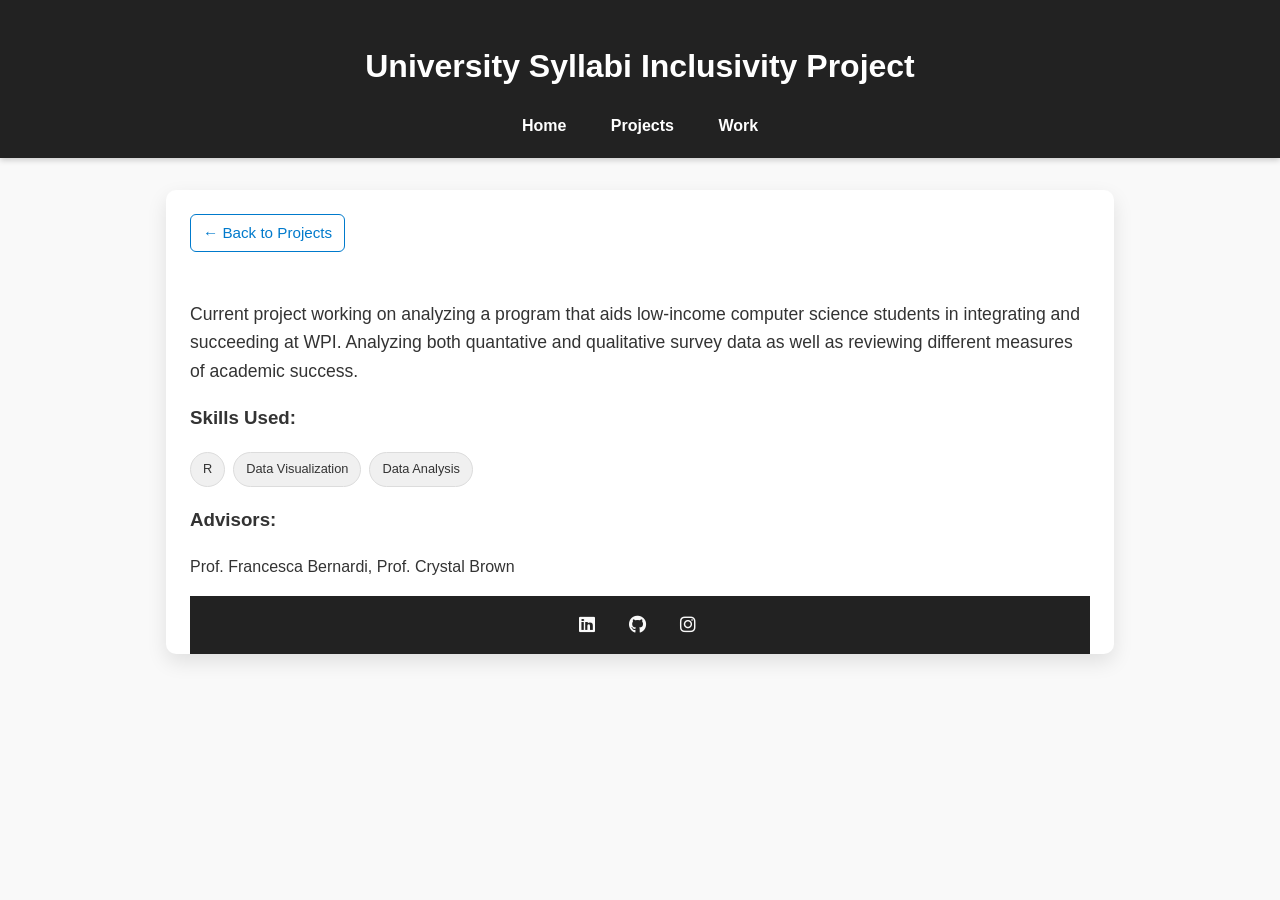
<file: low-income.html>
<!DOCTYPE html>
<html lang="en">
    <head>
        <meta charset="UTF-8" />
        <meta name="viewport" content="width=device-width, initial-scale=1.0" />
        <title>Student Portfolio</title>
        <link rel="stylesheet" href="styles.css" />
        <link
        rel="stylesheet"
        href="https://cdnjs.cloudflare.com/ajax/libs/font-awesome/6.5.0/css/all.min.css"
      />
      </head>
<body>
  <!-- Header with Navigation -->
  <header>
    <h1>University Syllabi Inclusivity Project</h1>
    <nav>
      <a href="index.html">Home</a>
      <a href="projects.html">Projects</a>
      <a href="work.html">Work</a>
    </nav>
  </header>

  <main class="container">
    <!-- Back Button -->
    <div style="margin-bottom: 1.5rem;">
      <a href="projects.html" class="back-button">← Back to Projects</a>
    </div>

    <!-- Main Project Description -->
    <section class="project-description">
      <p>
        Current project working on analyzing a program that aids low-income computer science students in integrating and succeeding at WPI. 
        Analyzing both quantative and qualitative survey data as well as reviewing different measures of academic success.
      </p>
    </section>

    <!-- Skills Used -->
    <section class="project-tags-section">
      <h3>Skills Used:</h3>
      <div class="project-tags">
        <span>R</span>
        <span>Data Visualization</span>
        <span>Data Analysis</span>
      </div>
    </section>

    <!-- Advisors -->
    <section class="project-advisors-section">
      <h3>Advisors:</h3>
      <p>Prof. Francesca Bernardi, Prof. Crystal Brown</p>
    </section>


  <!-- Footer with Social Media Links -->
  <footer>
    <div class="social-links" aria-label="Social media links" role="contentinfo">
      <a href="https://www.linkedin.com/in/anthony-coutts-3626a2279/" target="_blank" rel="noopener noreferrer" aria-label="LinkedIn">
        <i class="fab fa-linkedin fa-lg"></i>
      </a>
      <a href="https://github.com/anthonyrcoutts" target="_blank" rel="noopener noreferrer" aria-label="GitHub">
        <i class="fab fa-github fa-lg"></i>
      </a>
      <a href="https://instagram.com/anthony_coutts" target="_blank" rel="noopener noreferrer" aria-label="Instagram">
        <i class="fab fa-instagram fa-lg"></i>
      </a>
    </div>
  </footer>



</body>
</html>
</file>
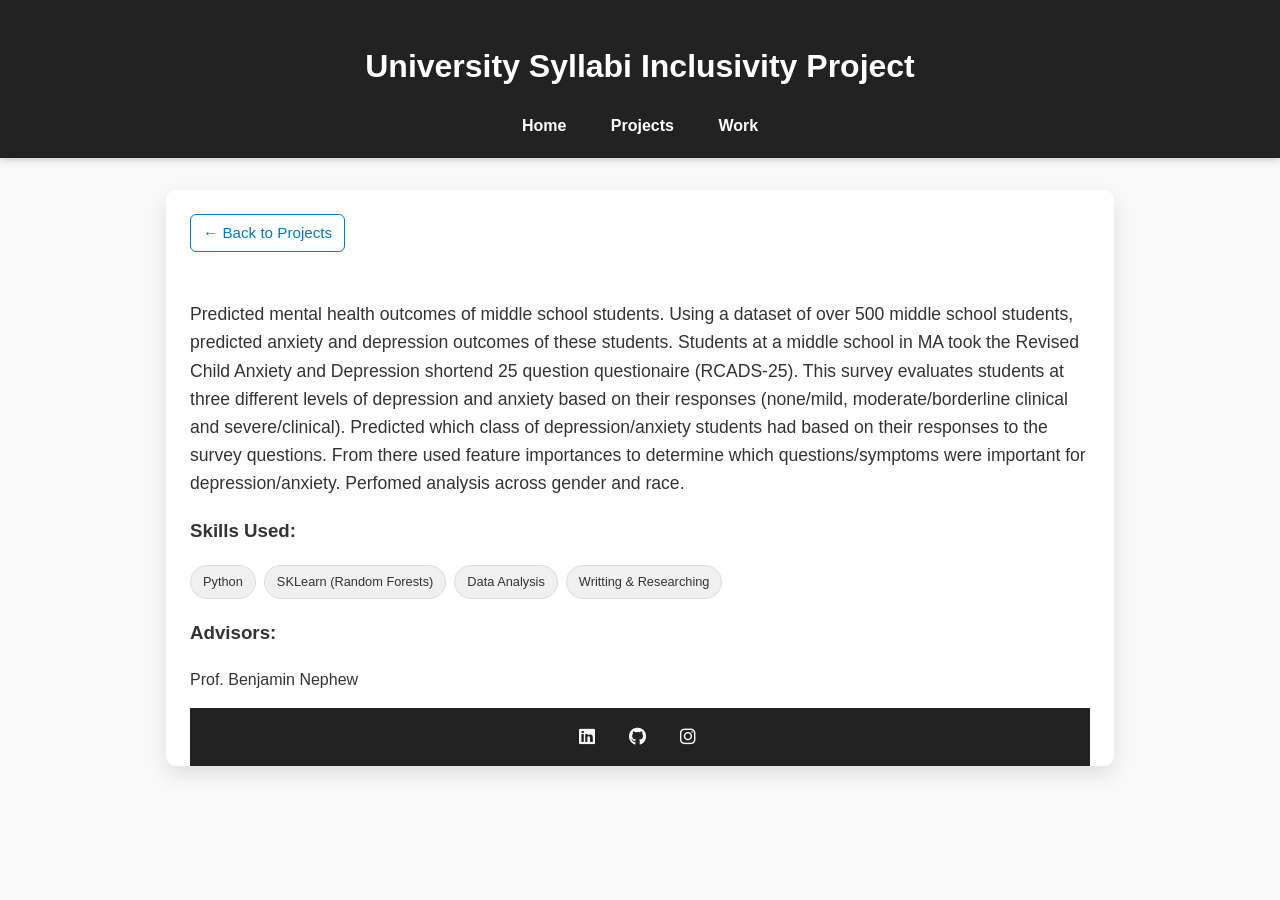
<file: mental-illness.html>
<!DOCTYPE html>
<html lang="en">
    <head>
        <meta charset="UTF-8" />
        <meta name="viewport" content="width=device-width, initial-scale=1.0" />
        <title>Student Portfolio</title>
        <link rel="stylesheet" href="styles.css" />
        <link
        rel="stylesheet"
        href="https://cdnjs.cloudflare.com/ajax/libs/font-awesome/6.5.0/css/all.min.css"
      />
      </head>
<body>
  <!-- Header with Navigation -->
  <header>
    <h1>University Syllabi Inclusivity Project</h1>
    <nav>
      <a href="index.html">Home</a>
      <a href="projects.html">Projects</a>
      <a href="work.html">Work</a>
    </nav>
  </header>

  <main class="container">
    <!-- Back Button -->
    <div style="margin-bottom: 1.5rem;">
      <a href="projects.html" class="back-button">← Back to Projects</a>
    </div>

    <!-- Main Project Description -->
    <section class="project-description">
        <p>Predicted mental health outcomes of middle school students. Using a dataset of over 500 middle school students,
            predicted anxiety and depression outcomes of these students. Students at a middle school in MA took the Revised Child Anxiety and Depression
            shortend 25 question questionaire (RCADS-25). This survey evaluates students at three different levels of depression and anxiety based on their responses 
            (none/mild, moderate/borderline clinical and severe/clinical). Predicted which class of depression/anxiety students had based on their responses 
            to the survey questions. From there used feature importances to determine which questions/symptoms were important for depression/anxiety. Perfomed 
            analysis across gender and race.
        </p>
    </section>

    <!-- Skills Used -->
    <section class="project-tags-section">
      <h3>Skills Used:</h3>
      <div class="project-tags">
        <span>Python</span>
        <span>SKLearn (Random Forests)</span>
        <span>Data Analysis</span>
        <span>Writting & Researching</span>
      </div>
    </section>

    <!-- Advisors -->
    <section class="project-advisors-section">
      <h3>Advisors:</h3>
      <p>Prof. Benjamin Nephew</p>
    </section>


  <!-- Footer with Social Media Links -->
  <footer>
    <div class="social-links" aria-label="Social media links" role="contentinfo">
      <a href="https://www.linkedin.com/in/anthony-coutts-3626a2279/" target="_blank" rel="noopener noreferrer" aria-label="LinkedIn">
        <i class="fab fa-linkedin fa-lg"></i>
      </a>
      <a href="https://github.com/anthonyrcoutts" target="_blank" rel="noopener noreferrer" aria-label="GitHub">
        <i class="fab fa-github fa-lg"></i>
      </a>
      <a href="https://instagram.com/anthony_coutts" target="_blank" rel="noopener noreferrer" aria-label="Instagram">
        <i class="fab fa-instagram fa-lg"></i>
      </a>
    </div>
  </footer>



</body>
</html>
</file>
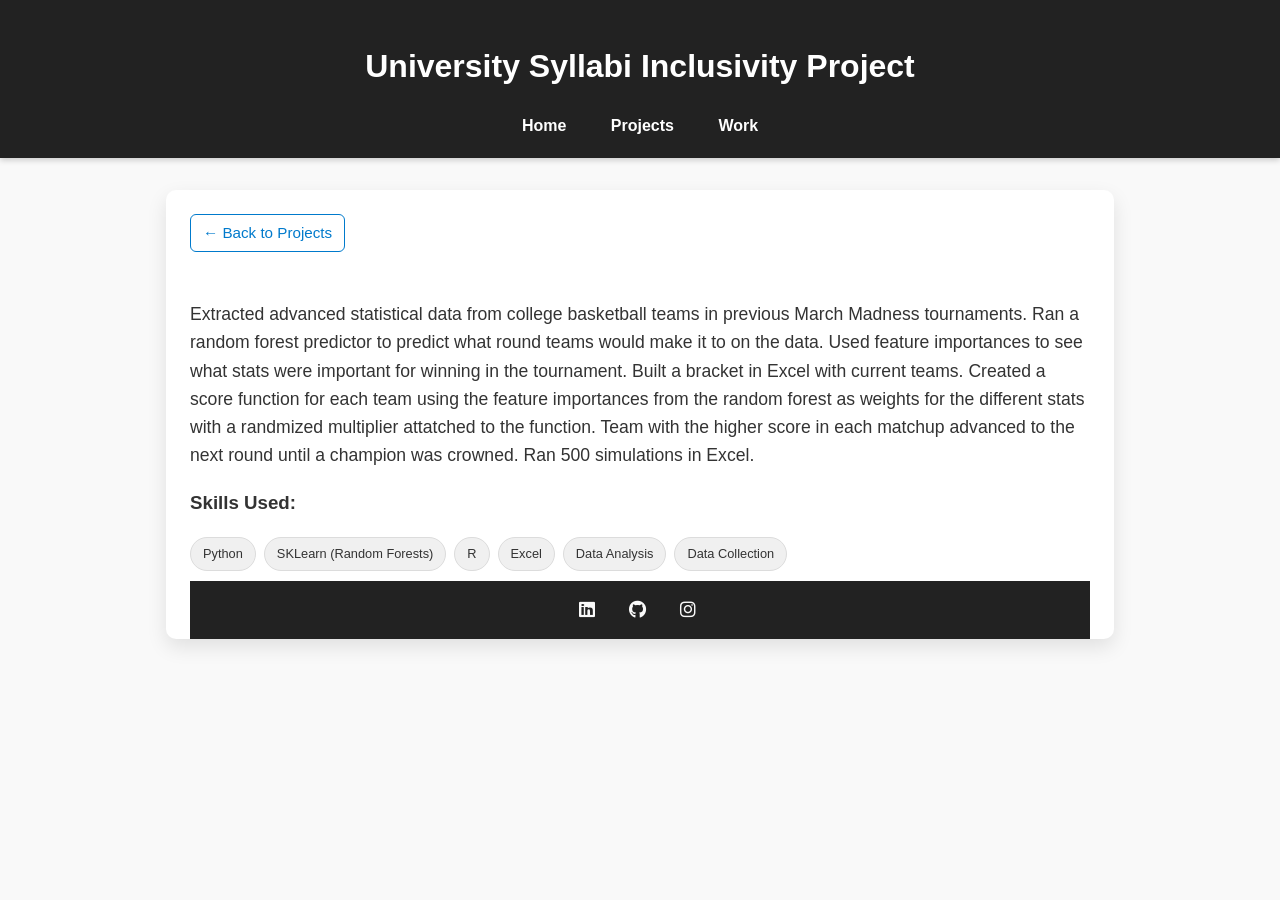
<file: MM-bracket.html>
<!DOCTYPE html>
<html lang="en">
    <head>
        <meta charset="UTF-8" />
        <meta name="viewport" content="width=device-width, initial-scale=1.0" />
        <title>Student Portfolio</title>
        <link rel="stylesheet" href="styles.css" />
        <link
        rel="stylesheet"
        href="https://cdnjs.cloudflare.com/ajax/libs/font-awesome/6.5.0/css/all.min.css"
      />
      </head>
<body>
  <!-- Header with Navigation -->
  <header>
    <h1>University Syllabi Inclusivity Project</h1>
    <nav>
      <a href="index.html">Home</a>
      <a href="projects.html">Projects</a>
      <a href="work.html">Work</a>
    </nav>
  </header>

  <main class="container">
    <!-- Back Button -->
    <div style="margin-bottom: 1.5rem;">
      <a href="projects.html" class="back-button">← Back to Projects</a>
    </div>

    <!-- Main Project Description -->
    <section class="project-description">
        <p>
            Extracted advanced statistical data from college basketball teams in previous March Madness tournaments. Ran a random forest predictor 
            to predict what round teams would make it to on the data. Used feature importances to see what stats were important for winning in the tournament. 
            Built a bracket in Excel with current teams. Created a score function for each team using the feature importances from the random forest as weights 
            for the different stats with a randmized multiplier attatched to the function. Team with the higher score in each matchup advanced to the next round 
            until a champion was crowned. Ran 500 simulations in Excel. 
        </p>
    </section>

    <!-- Skills Used -->
    <section class="project-tags-section">
      <h3>Skills Used:</h3>
      <div class="project-tags">
        <span>Python</span>
        <span>SKLearn (Random Forests)</span>
        <span>R</span>
        <span>Excel</span>
        <span>Data Analysis</span>
        <span>Data Collection</span>
      </div>
    </section>



  <!-- Footer with Social Media Links -->
  <footer>
    <div class="social-links" aria-label="Social media links" role="contentinfo">
      <a href="https://www.linkedin.com/in/anthony-coutts-3626a2279/" target="_blank" rel="noopener noreferrer" aria-label="LinkedIn">
        <i class="fab fa-linkedin fa-lg"></i>
      </a>
      <a href="https://github.com/anthonyrcoutts" target="_blank" rel="noopener noreferrer" aria-label="GitHub">
        <i class="fab fa-github fa-lg"></i>
      </a>
      <a href="https://instagram.com/anthony_coutts" target="_blank" rel="noopener noreferrer" aria-label="Instagram">
        <i class="fab fa-instagram fa-lg"></i>
      </a>
    </div>
  </footer>



</body>
</html>
</file>
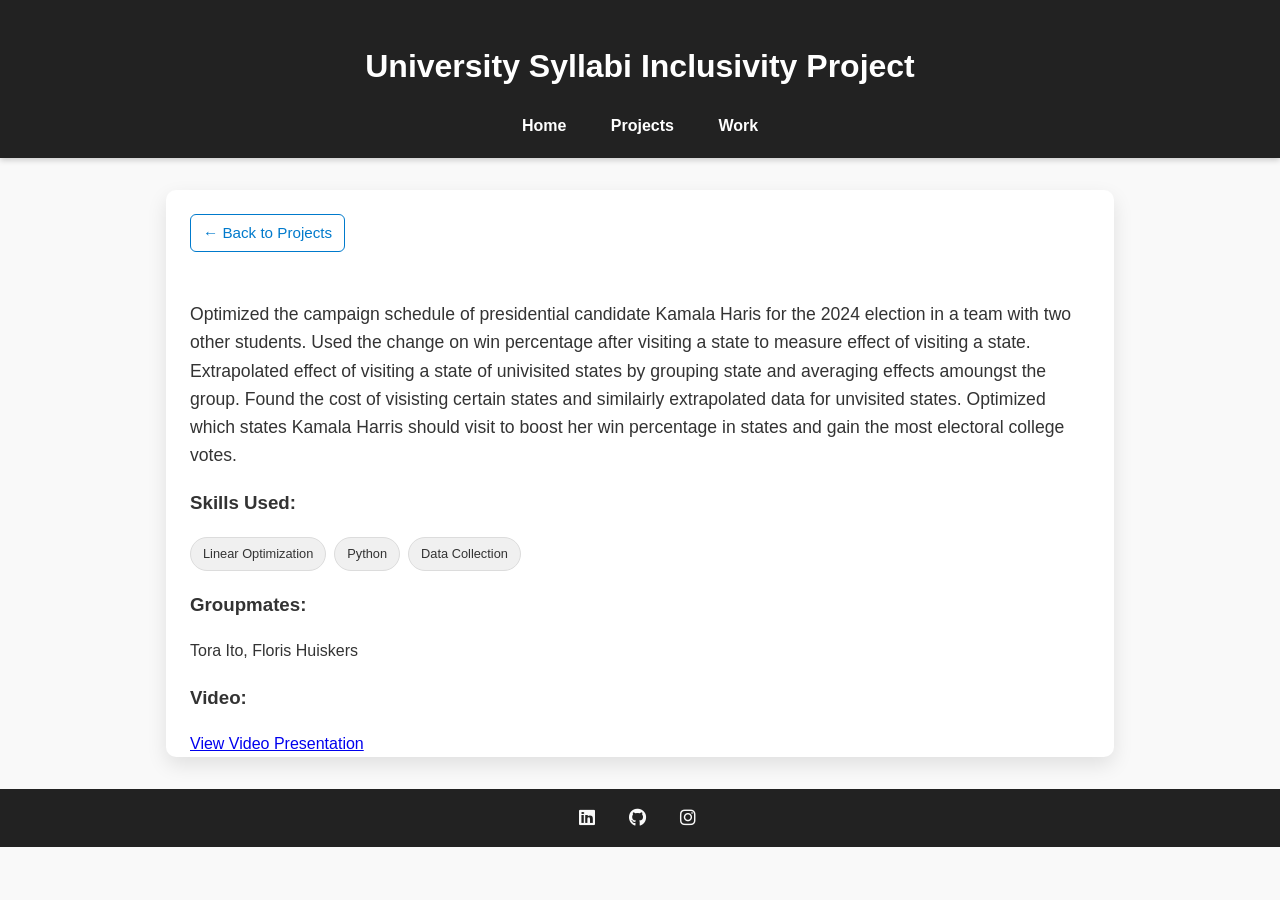
<file: president-optimization.html>
<!DOCTYPE html>
<html lang="en">
    <head>
        <meta charset="UTF-8" />
        <meta name="viewport" content="width=device-width, initial-scale=1.0" />
        <title>Student Portfolio</title>
        <link rel="stylesheet" href="styles.css" />
        <link
        rel="stylesheet"
        href="https://cdnjs.cloudflare.com/ajax/libs/font-awesome/6.5.0/css/all.min.css"
      />
      </head>
<body>
  <!-- Header with Navigation -->
  <header>
    <h1>University Syllabi Inclusivity Project</h1>
    <nav>
      <a href="index.html">Home</a>
      <a href="projects.html">Projects</a>
      <a href="work.html">Work</a>
    </nav>
  </header>

  <main class="container">
    <!-- Back Button -->
    <div style="margin-bottom: 1.5rem;">
      <a href="projects.html" class="back-button">← Back to Projects</a>
    </div>

    <!-- Main Project Description -->
    <section class="project-description">
        <p>Optimized the campaign schedule of presidential candidate Kamala Haris for the 2024 election in a team with two other students. 
            Used the change on win percentage 
            after visiting a state to measure effect of visiting a state. Extrapolated effect of visiting a state of univisited states by grouping state 
            and averaging effects amoungst the group. Found the cost of visisting certain states and similairly extrapolated data for unvisited states. Optimized 
            which states Kamala Harris should visit to boost her win percentage in states and gain the most electoral college votes.
          </p>
    </section>

    <!-- Skills Used -->
    <section class="project-tags-section">
      <h3>Skills Used:</h3>
      <div class="project-tags">
        <span>Linear Optimization</span>
        <span>Python</span>
        <span>Data Collection</span>
      </div>
    </section>

    <!-- Advisors -->
    <section class="project-advisors-section">
      <h3>Groupmates:</h3>
      <p>Tora Ito, Floris Huiskers</p>
    </section>

    <!-- External Link -->
    <section class="project-linkout-section">
      <h3>Video:</h3>
      <p>
        <a href="https://youtu.be/uCw0_R7rsG4" target="_blank" rel="noopener noreferrer">
          View Video Presentation
        </a>
      </p>
    </section>
  </main>

  <!-- Footer with Social Media Links -->
  <footer>
    <div class="social-links" aria-label="Social media links" role="contentinfo">
      <a href="https://www.linkedin.com/in/anthony-coutts-3626a2279/" target="_blank" rel="noopener noreferrer" aria-label="LinkedIn">
        <i class="fab fa-linkedin fa-lg"></i>
      </a>
      <a href="https://github.com/anthonyrcoutts" target="_blank" rel="noopener noreferrer" aria-label="GitHub">
        <i class="fab fa-github fa-lg"></i>
      </a>
      <a href="https://instagram.com/anthony_coutts" target="_blank" rel="noopener noreferrer" aria-label="Instagram">
        <i class="fab fa-instagram fa-lg"></i>
      </a>
    </div>
  </footer>



</body>
</html>
</file>
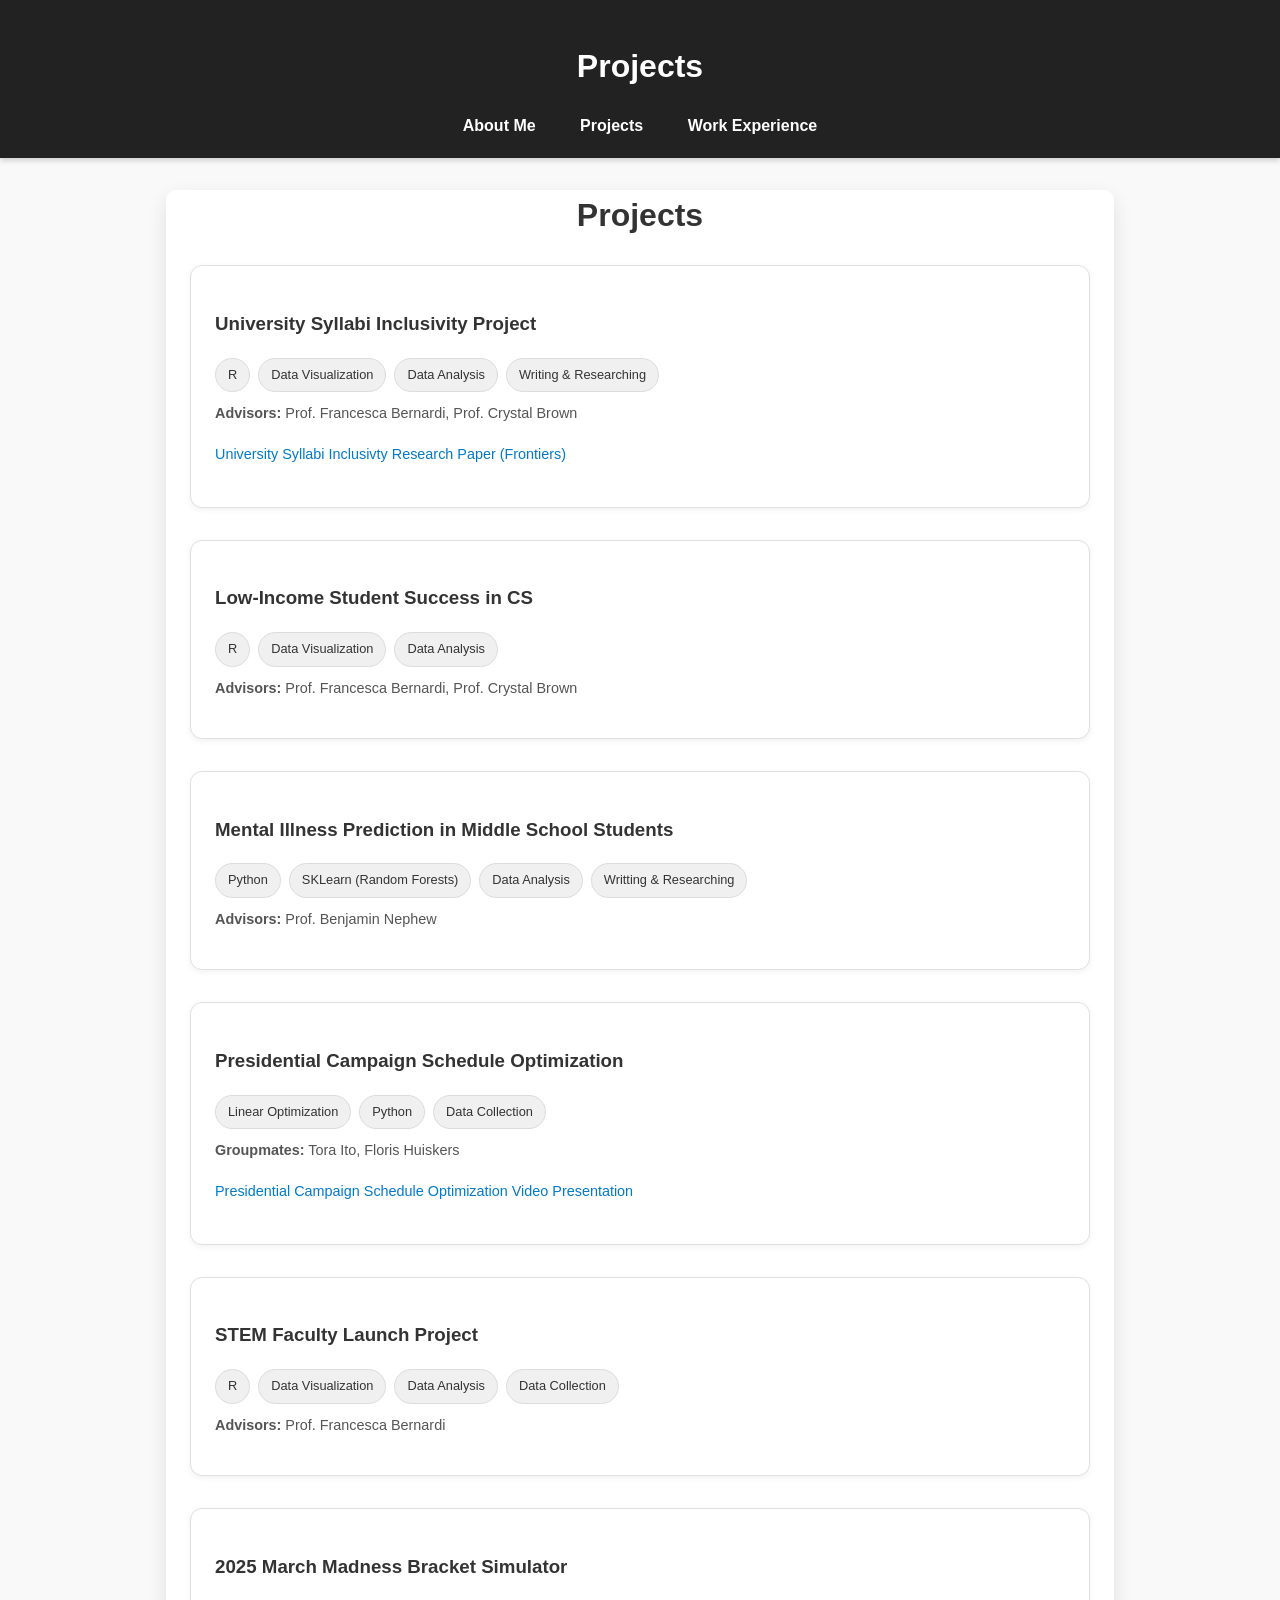
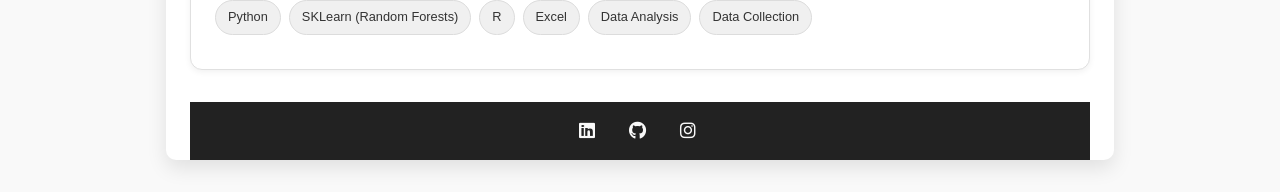
<file: projects.html>
<!DOCTYPE html>
<html lang="en">
<head>
  <meta charset="UTF-8" />
  <meta name="viewport" content="width=device-width, initial-scale=1.0" />
  <title>Student Portfolio</title>
  <link rel="stylesheet" href="styles.css" />
  <link
  rel="stylesheet"
  href="https://cdnjs.cloudflare.com/ajax/libs/font-awesome/6.5.0/css/all.min.css"
/>
</head>
<body>

    <header>
        <h1>Projects</h1>
        <nav>
          <a href="index.html">About Me</a>
          <a href="projects.html">Projects</a>
          <a href="work.html">Work Experience</a>
        </nav>
      </header>

  <main class="container">
    <h2 class="section-title">Projects</h2>
    <div class="projects-grid">

      <div class="project-card">
        <a href="syllabi-inclusivity.html" class="project-link">
          <h3>University Syllabi Inclusivity Project</h3>
          <div class="project-tags">
            <span>R</span>
            <span>Data Visualization</span>
            <span>Data Analysis</span>
            <span>Writing & Researching</span>
          </div>
          <p class="project-advisors"><strong>Advisors:</strong> Prof. Francesca Bernardi, Prof. Crystal Brown</p>
          <p class="project-linkout">
            <a href="https://www.frontiersin.org/journals/education/articles/10.3389/feduc.2025.1514339/full" target="_blank" rel="noopener noreferrer">
              University Syllabi Inclusivty Research Paper (Frontiers)
            </a>
          </p>
        </a>
      </div>


      <div class="project-card">
        <a href="low-income.html" class="project-link">
          <h3>Low-Income Student Success in CS</h3>
          <div class="project-tags">
            <span>R</span>
            <span>Data Visualization</span>
            <span>Data Analysis</span>
          </div>
          <p class="project-advisors">
            <strong>Advisors:</strong> Prof. Francesca Bernardi, Prof. Crystal Brown
          </p>
        </a>
      </div>      

        
      <div class="project-card">
        <a href="mental-illness.html" class="project-link">
          <h3>Mental Illness Prediction in Middle School Students</h3>
          <div class="project-tags">
            <span>Python</span>
            <span>SKLearn (Random Forests)</span>
            <span>Data Analysis</span>
            <span>Writting & Researching</span>
          </div>
          <p class="project-advisors"><strong>Advisors:</strong> Prof. Benjamin Nephew</p>
          </a>
        </div>
      
        <div class="project-card">
          <a href="president-optimization.html" class="project-link">
          <h3>Presidential Campaign Schedule Optimization</h3>
          <div class="project-tags">
            <span>Linear Optimization</span>
            <span>Python</span>
            <span>Data Collection</span>
          </div>
          <p class="project-advisors"><strong>Groupmates:</strong> Tora Ito, Floris Huiskers</p>

          <p class="project-linkout">
            <a href="https://youtu.be/uCw0_R7rsG4" target="_blank" rel="noopener noreferrer">
                Presidential Campaign Schedule Optimization Video Presentation
            </a>
          </p>
          </a>
        </div>

        <div class="project-card">
          <a href="STEMFL.html" class="project-link">
            <h3>STEM Faculty Launch Project</h3>
            <div class="project-tags">
              <span>R</span>
              <span>Data Visualization</span>
              <span>Data Analysis</span>
              <span>Data Collection</span>
            </div>
            <p class="project-advisors"><strong>Advisors:</strong> Prof. Francesca Bernardi</p>
          </a>
        </div>

          <div class="project-card">
            <a href="MM-bracket.html" class="project-link">
            <h3>2025 March Madness Bracket Simulator</h3>
            <div class="project-tags">
              <span>Python</span>
              <span>SKLearn (Random Forests)</span>
              <span>R</span>
              <span>Excel</span>
              <span>Data Analysis</span>
              <span>Data Collection</span>
            </div>
          </a>
      </div>

      <footer>
        <div class="social-links" aria-label="Social media links" role="contentinfo">
          <a href="https://www.linkedin.com/in/anthony-coutts-3626a2279/" target="_blank" rel="noopener noreferrer" aria-label="LinkedIn">
            <i class="fab fa-linkedin fa-lg"></i>
          </a>
          <a href="https://github.com/anthonyrcoutts" target="_blank" rel="noopener noreferrer" aria-label="GitHub">
            <i class="fab fa-github fa-lg"></i>
          </a>
          <a href="https://instagram.com/anthony_coutts" target="_blank" rel="noopener noreferrer" aria-label="Instagram">
            <i class="fab fa-instagram fa-lg"></i>
          </a>
        </div>
      </footer>

</body>
</html>
</file>
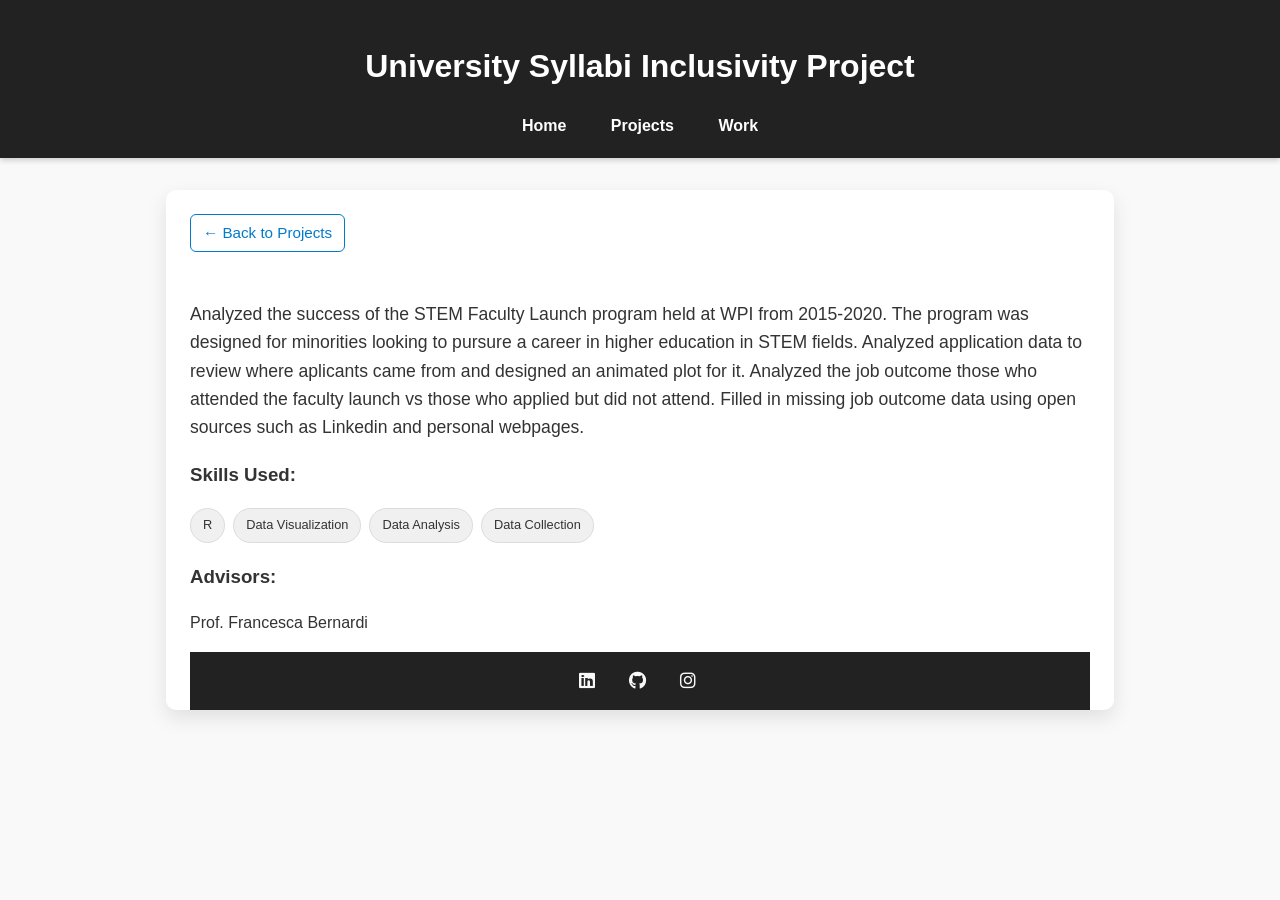
<file: STEMFL.html>
<!DOCTYPE html>
<html lang="en">
    <head>
        <meta charset="UTF-8" />
        <meta name="viewport" content="width=device-width, initial-scale=1.0" />
        <title>Student Portfolio</title>
        <link rel="stylesheet" href="styles.css" />
        <link
        rel="stylesheet"
        href="https://cdnjs.cloudflare.com/ajax/libs/font-awesome/6.5.0/css/all.min.css"
      />
      </head>
<body>
  <!-- Header with Navigation -->
  <header>
    <h1>University Syllabi Inclusivity Project</h1>
    <nav>
      <a href="index.html">Home</a>
      <a href="projects.html">Projects</a>
      <a href="work.html">Work</a>
    </nav>
  </header>

  <main class="container">
    <!-- Back Button -->
    <div style="margin-bottom: 1.5rem;">
      <a href="projects.html" class="back-button">← Back to Projects</a>
    </div>

    <!-- Main Project Description -->
    <section class="project-description">
        <p>
            Analyzed the success of the STEM Faculty Launch program held at WPI from 2015-2020. The program was designed for minorities looking to 
            pursure a career in higher education in STEM fields. Analyzed application data to review where aplicants came from and designed 
            an animated plot for it. Analyzed the job outcome those who attended the faculty launch vs those who applied but did not attend. Filled in missing 
            job outcome data using open sources such as Linkedin and personal webpages.
        </p>
    </section>

    <!-- Skills Used -->
    <section class="project-tags-section">
      <h3>Skills Used:</h3>
      <div class="project-tags">
        <span>R</span>
        <span>Data Visualization</span>
        <span>Data Analysis</span>
        <span>Data Collection</span>
      </div>
    </section>

    <!-- Advisors -->
    <section class="project-advisors-section">
      <h3>Advisors:</h3>
      <p>Prof. Francesca Bernardi</p>
    </section>


  <!-- Footer with Social Media Links -->
  <footer>
    <div class="social-links" aria-label="Social media links" role="contentinfo">
      <a href="https://www.linkedin.com/in/anthony-coutts-3626a2279/" target="_blank" rel="noopener noreferrer" aria-label="LinkedIn">
        <i class="fab fa-linkedin fa-lg"></i>
      </a>
      <a href="https://github.com/anthonyrcoutts" target="_blank" rel="noopener noreferrer" aria-label="GitHub">
        <i class="fab fa-github fa-lg"></i>
      </a>
      <a href="https://instagram.com/anthony_coutts" target="_blank" rel="noopener noreferrer" aria-label="Instagram">
        <i class="fab fa-instagram fa-lg"></i>
      </a>
    </div>
  </footer>



</body>
</html>
</file>
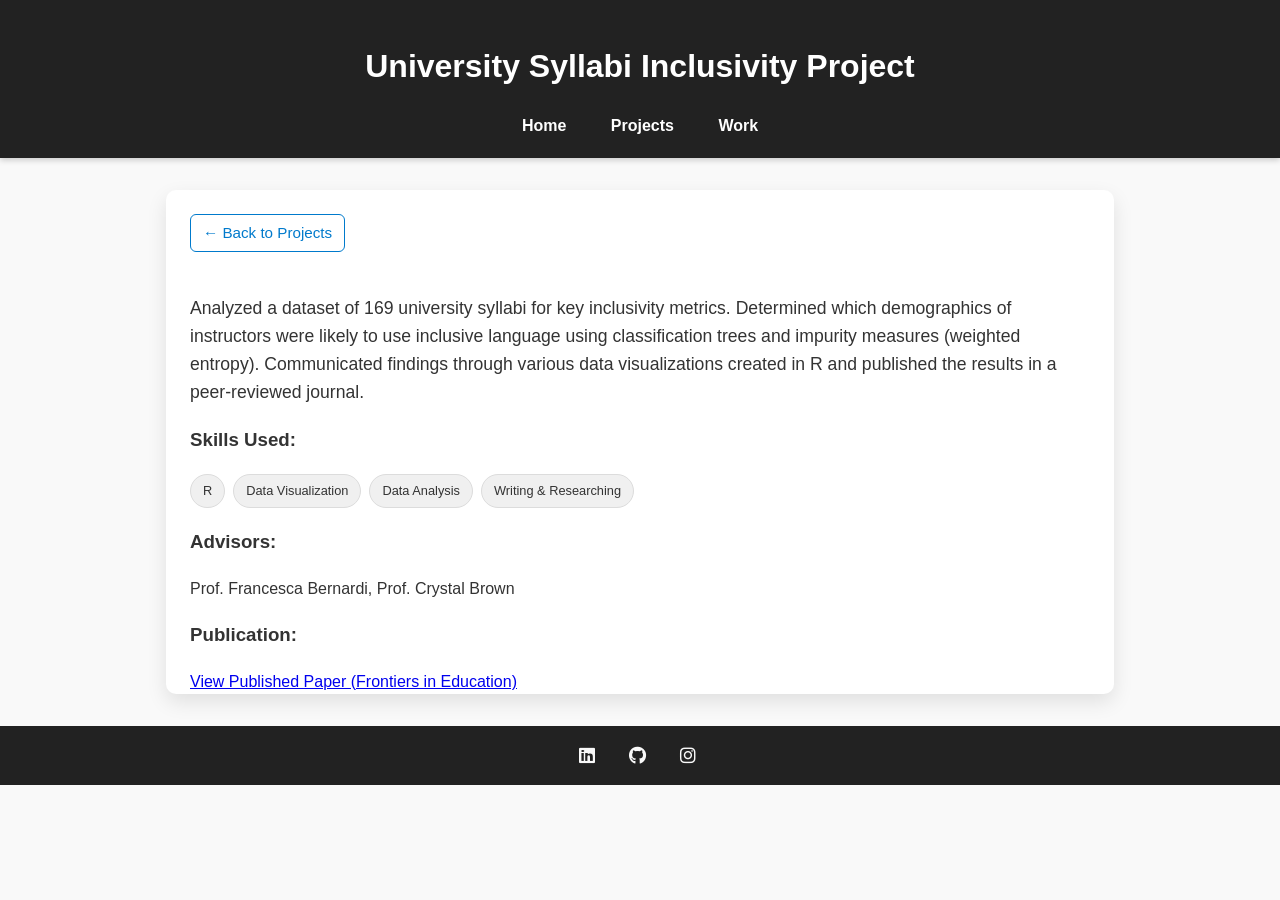
<file: syllabi-inclusivity.html>
<!DOCTYPE html>
<html lang="en">
    <head>
        <meta charset="UTF-8" />
        <meta name="viewport" content="width=device-width, initial-scale=1.0" />
        <title>Student Portfolio</title>
        <link rel="stylesheet" href="styles.css" />
        <link
        rel="stylesheet"
        href="https://cdnjs.cloudflare.com/ajax/libs/font-awesome/6.5.0/css/all.min.css"
      />
      </head>
<body>
  <!-- Header with Navigation -->
  <header>
    <h1>University Syllabi Inclusivity Project</h1>
    <nav>
      <a href="index.html">Home</a>
      <a href="projects.html">Projects</a>
      <a href="work.html">Work</a>
    </nav>
  </header>

  <main class="container">
    <!-- Back Button -->
     <a href="projects.html" class="back-button">← Back to Projects</a>

    <!-- Main Project Description -->
    <section class="project-description">
      <p>
        Analyzed a dataset of 169 university syllabi for key inclusivity metrics. Determined which demographics of instructors were likely to use 
        inclusive language using classification trees and impurity measures (weighted entropy). Communicated findings through various data visualizations created in R 
        and published the results in a peer-reviewed journal.
      </p>
    </section>

    <!-- Skills Used -->
    <section class="project-tags-section">
      <h3>Skills Used:</h3>
      <div class="project-tags">
        <span>R</span>
        <span>Data Visualization</span>
        <span>Data Analysis</span>
        <span>Writing & Researching</span>
      </div>
    </section>

    <!-- Advisors -->
    <section class="project-advisors-section">
      <h3>Advisors:</h3>
      <p>Prof. Francesca Bernardi, Prof. Crystal Brown</p>
    </section>

    <!-- External Link -->
    <section class="project-linkout-section">
      <h3>Publication:</h3>
      <p>
        <a href="https://www.frontiersin.org/journals/education/articles/10.3389/feduc.2025.1514339/full" target="_blank" rel="noopener noreferrer">
          View Published Paper (Frontiers in Education)
        </a>
      </p>
    </section>
  </main>

  <!-- Footer with Social Media Links -->
  <footer>
    <div class="social-links" aria-label="Social media links" role="contentinfo">
      <a href="https://www.linkedin.com/in/anthony-coutts-3626a2279/" target="_blank" rel="noopener noreferrer" aria-label="LinkedIn">
        <i class="fab fa-linkedin fa-lg"></i>
      </a>
      <a href="https://github.com/anthonyrcoutts" target="_blank" rel="noopener noreferrer" aria-label="GitHub">
        <i class="fab fa-github fa-lg"></i>
      </a>
      <a href="https://instagram.com/anthony_coutts" target="_blank" rel="noopener noreferrer" aria-label="Instagram">
        <i class="fab fa-instagram fa-lg"></i>
      </a>
    </div>
  </footer>



</body>
</html>
</file>
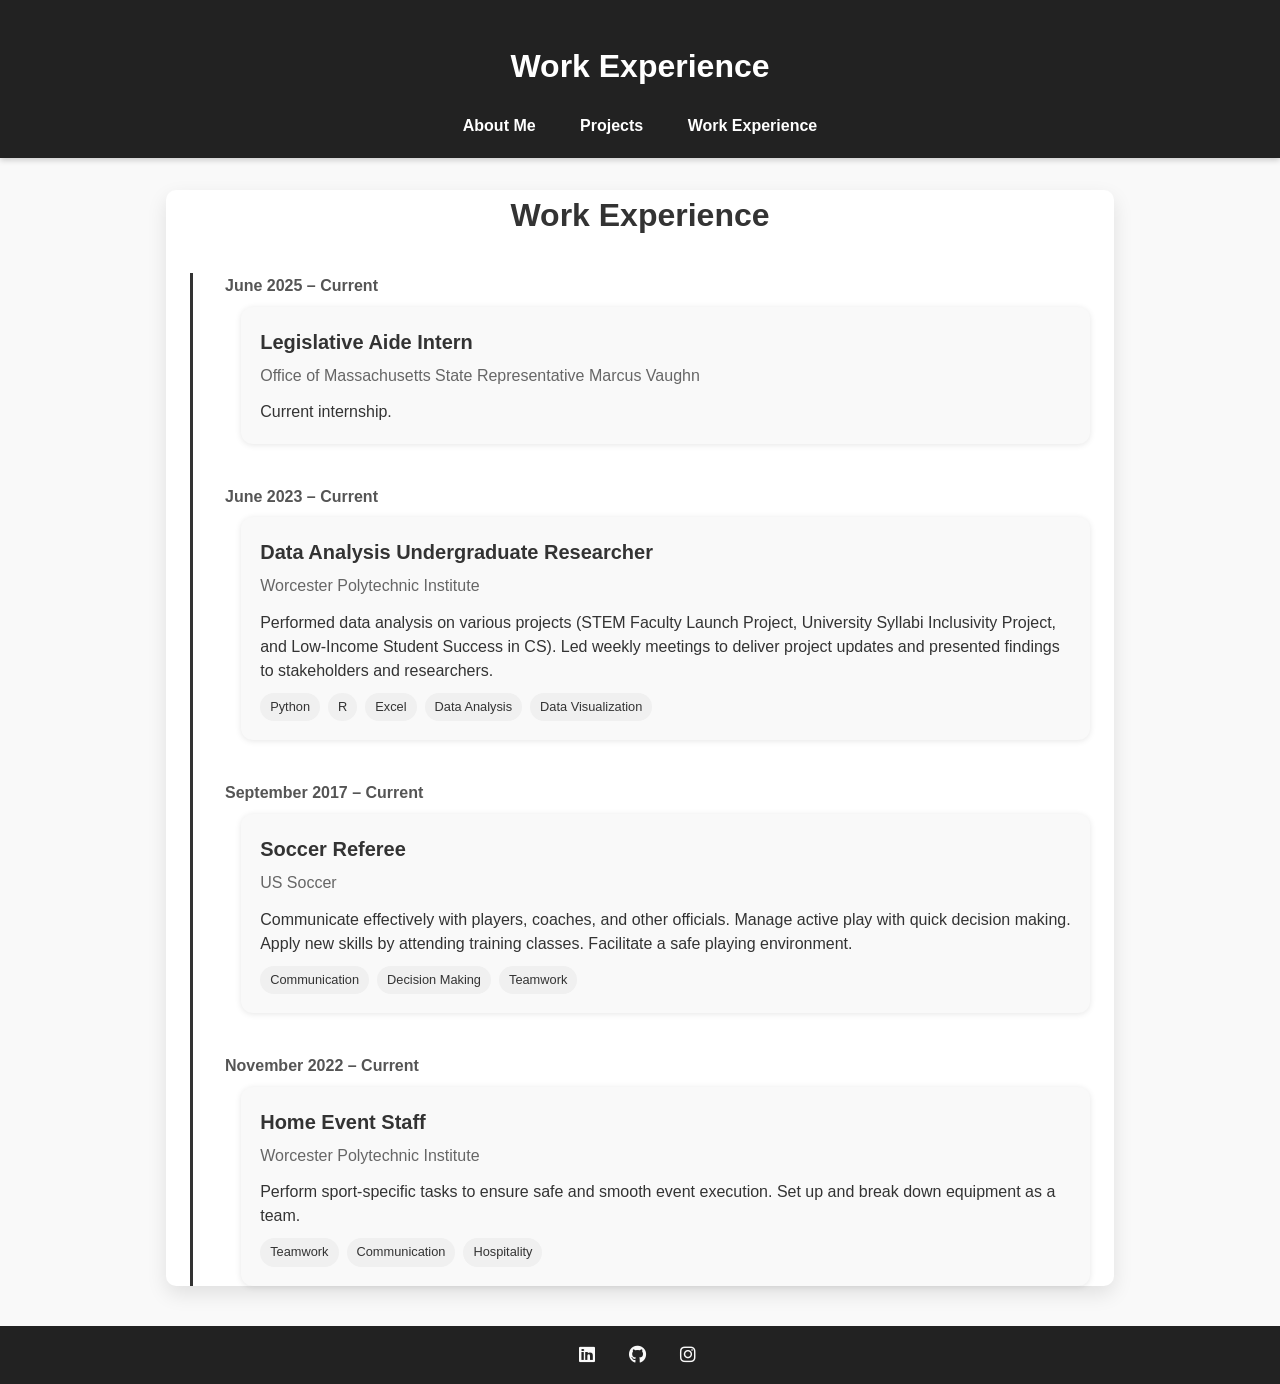
<file: work.html>
<!DOCTYPE html>
<html lang="en">
<head>
  <meta charset="UTF-8" />
  <meta name="viewport" content="width=device-width, initial-scale=1.0" />
  <title>Work Experience - Portfolio</title>
  <link rel="stylesheet" href="styles.css" />
  <link
  rel="stylesheet"
  href="https://cdnjs.cloudflare.com/ajax/libs/font-awesome/6.5.0/css/all.min.css"
/>
</head>
<body>

    <header>
        <h1>Work Experience</h1>
        <nav>
          <a href="index.html">About Me</a>
          <a href="projects.html">Projects</a>
          <a href="work.html">Work Experience</a>
        </nav>
      </header>

      <main class="container">
        <h2 class="section-title">Work Experience</h2>
      
        <div class="timeline">
          <div class="timeline-item">
            <div class="timeline-date">June 2025 – Current</div>
            <div class="timeline-content">
              <h3>Legislative Aide Intern</h3>
              <h4>Office of Massachusetts State Representative Marcus Vaughn</h4>
              <p>
                Current internship.
              </p>
            </div>
          </div>
      
          <div class="timeline-item">
            <div class="timeline-date">June 2023 – Current</div>
            <div class="timeline-content">
              <h3>Data Analysis Undergraduate Researcher</h3>
              <h4>Worcester Polytechnic Institute</h4>
              <p>
                Performed data analysis on various projects (STEM Faculty Launch Project, University Syllabi Inclusivity Project, and 
                Low-Income Student Success in CS). 
                Led weekly meetings to deliver project updates and presented findings to stakeholders and researchers.
              </p>
              <div class="experience-tags">
                <span>Python</span>
                <span>R</span>
                <span>Excel</span>
                <span>Data Analysis</span>
                <span>Data Visualization</span>
              </div>
            </div>
          </div>
      
          <div class="timeline-item">
            <div class="timeline-date">September 2017 – Current</div>
            <div class="timeline-content">
              <h3>Soccer Referee</h3>
              <h4>US Soccer</h4>
              <p>
                Communicate effectively with players, coaches, and other officials. Manage active play with quick decision making. 
                Apply new skills by attending training classes. Facilitate a safe playing environment.
              </p>
              <div class="experience-tags">
                <span>Communication</span>
                <span>Decision Making</span>
                <span>Teamwork</span>
              </div>
            </div>
          </div>
      
          <div class="timeline-item">
            <div class="timeline-date">November 2022 – Current</div>
            <div class="timeline-content">
              <h3>Home Event Staff</h3>
              <h4>Worcester Polytechnic Institute</h4>
              <p>
                Perform sport-specific tasks to ensure safe and smooth event execution. Set up and break down equipment as a team.
              </p>
              <div class="experience-tags">
                <span>Teamwork</span>
                <span>Communication</span>
                <span>Hospitality</span>
              </div>
            </div>
          </div>
        </div>
      </main>
      

    <footer>
        <div class="social-links" aria-label="Social media links" role="contentinfo">
          <a href="https://www.linkedin.com/in/anthony-coutts-3626a2279/" target="_blank" rel="noopener noreferrer" aria-label="LinkedIn">
            <i class="fab fa-linkedin fa-lg"></i>
          </a>
          <a href="https://github.com/anthonyrcoutts" target="_blank" rel="noopener noreferrer" aria-label="GitHub">
            <i class="fab fa-github fa-lg"></i>
          </a>
          <a href="https://instagram.com/anthony_coutts" target="_blank" rel="noopener noreferrer" aria-label="Instagram">
            <i class="fab fa-instagram fa-lg"></i>
          </a>
        </div>
      </footer>

</body>
</html>
</file>
<file: styles.css>
/* Reset and base */
body {
    font-family: 'Segoe UI', Tahoma, Geneva, Verdana, sans-serif;
    margin: 0;
    padding: 0;
    background: #f9f9f9;
    color: #333;
    line-height: 1.6;
  }
  
  header {
    background-color: #222;
    color: white;
    padding: 1.2em 0;
    text-align: center;
    box-shadow: 0 2px 6px rgba(0,0,0,0.2);
  }
  
  nav a {
    color: white;
    margin: 0 20px;
    text-decoration: none;
    font-weight: 600;
    transition: color 0.3s ease;
  }
  nav a:hover {
    color: #f39c12;
    text-decoration: underline;
  }
  
  .container {
    max-width: 900px;
    margin: 2rem auto;
    padding: 0 1.5rem;
    background: white;
    border-radius: 10px;
    box-shadow: 0 8px 20px rgba(0,0,0,0.1);
  }
  
  /* Profile Section */
  .profile {
    display: flex;
    flex-wrap: wrap;
    align-items: center;
    gap: 2rem;
    padding: 2rem 0;
    border-bottom: 1px solid #eee;
  }
  
  .profile img {
    width: 180px;
    height: 240px;
    object-fit: cover;
    box-shadow: 0 4px 12px rgba(0,0,0,0.1);
    border: 4px solid #000000;
    flex-shrink: 0;
  }
  
  .bio {
    flex: 1;
    min-width: 280px;
    font-size: 1.1rem;
    color: #444;
  }

  /* Resume Button Container to center */
.resume-button-container {
    text-align: center;
    margin: 2rem 0 1.5rem 0;
  }
  
  /* Resume Button Styling */
  .resume-button {
    display: inline-block;
    background-color: #000;      /* black background */
    color: #fff;                 /* white text */
    padding: 0.75rem 1.5rem;
    font-size: 1.1rem;
    font-weight: 600;
    text-decoration: none;
    border-radius: 4px;          /* small rounding */
    cursor: pointer;
    transition: background-color 0.3s ease;
    box-shadow: none;            /* no shadow */
    min-width: 140px;
    text-align: center;
    user-select: none;
  }
  
  .resume-button i {
    margin-right: 8px;
  }
  
  .resume-button:hover,
  .resume-button:focus {
    background-color: #222;      /* slightly lighter black on hover/focus */
    outline: none;
  }
  
  /* Education Section */
  .education {
    margin: 2rem 0;
    border-bottom: 1px solid #eee;
    padding-bottom: 2rem;
  }
  
  .education h2 {
    text-align: center;
    color: #222;
    margin-bottom: 1rem;
  }
  
  .education-list {
    max-width: 600px;
    margin: 0 auto;
    padding-left: 1.2rem;  /* default indent for bullets */
    color: #444;
    font-size: 1.1rem;
  }
  
  .education-list li {
    margin-bottom: 0.8rem;
  }
  
  /* Skills/Courses Section */
  .skills-list {
    list-style-type: disc;
    padding-left: 1.5rem;
    font-size: 1rem;
    margin-bottom: 1.5rem;
  }

  .coursework-columns {
    display: flex;
    justify-content: space-between;
    gap: 40px;
    flex-wrap: wrap;
  }
  
  .coursework-columns div {
    flex: 1 1 300px;
  }
  
  .skills-list {
    list-style-type: disc;
    padding-left: 20px;
  }
  
  .coursework h3 {
    margin-bottom: 10px;
  }
  
  /* Contact Section */
  .contact {
    margin: 2rem 0 3rem 0;
    padding-bottom: 2rem;
    text-align: center;
  }
  
  .contact h2 {
    color: #222;
    margin-bottom: 1rem;
  }
  
  .contact-info {
    display: flex;
    flex-direction: column;
    align-items: center;
    gap: 1rem;
    font-size: 1.1rem;
    color: #555;
  }
  
  .contact-info a {
    color: #f39c12;
    text-decoration: none;
    font-weight: 600;
    transition: color 0.3s ease;
  }
  
  .contact-info a:hover {
    color: #d67e00;
    text-decoration: underline;
  }
  
  .contact-info i {
    margin-right: 10px;
    color: #f39c12;
    min-width: 20px;
    text-align: center;
  }
  
  footer {
    background-color: #222;
    color: white;
    text-align: center;
    padding: 1.2em 0;
    font-size: 0.9rem;
  }
  
  .social-links a {
    margin: 0 12px;
    color: #f9f9f9;
    text-decoration: none;
    font-weight: 600;
    transition: color 0.3s ease;
    display: inline-block;
    vertical-align: middle;
  }
  
  .social-links a:hover {
    color: #f39c12;
  }
  
  .social-links i {
    margin-right: 6px;
  }
  /* Projects Page */
.section-title {
  text-align: center;
  font-size: 2rem;
  margin: 2rem 0 1.5rem;
}

.projects-grid {
  display: flex;
  flex-direction: column;
  gap: 2rem;
  margin-bottom: 2rem;
}

.project-card {
  background-color: #ffffff; /* Increased contrast */
  padding: 1.5rem;
  border-radius: 12px;
  border: 1px solid #e0e0e0;
  box-shadow: 0 2px 6px rgba(0, 0, 0, 0.06);
  transition: transform 0.3s ease, box-shadow 0.3s ease, background-color 0.3s ease;
}

.project-card:hover {
  background-color: #f0f4ff; /* Subtle blue tint on hover */
  transform: translateY(-4px);
  box-shadow: 0 6px 14px rgba(0, 0, 0, 0.15);
}

.project-link {
  text-decoration: none;
  color: inherit;
  display: block;
  height: 100%;
}

.project-link:hover h3 {
  color: #0056b3; /* Subtle hover highlight */
}

.project-tags {
  margin: 10px 0;
  display: flex;
  flex-wrap: wrap;
  gap: 8px;
}

.project-tags span {
  background-color: #f0f0f0;
  color: #333;
  padding: 6px 12px;
  font-size: 0.8rem;
  border-radius: 20px;
  font-weight: 500;
  border: 1px solid #dcdcdc;
}

.project-advisors {
  font-size: 0.9rem;
  margin-top: 8px;
  color: #555;
}

.project-linkout a {
  color: #007acc;
  font-size: 0.9rem;
  text-decoration: none;
}

.project-linkout a:hover {
  text-decoration: underline;
}
  
  /* Work Page */
  .timeline {
    position: relative;
    margin: 2rem 0;
    padding-left: 2rem;
    border-left: 3px solid #333;
  }
  
  .timeline-item {
    position: relative;
    margin-bottom: 2.5rem;
  }
  
  .timeline-date {
    font-weight: bold;
    color: #555;
    margin-bottom: 0.5rem;
  }
  
  .timeline-content {
    background-color: #f9f9f9;
    padding: 1.2rem;
    border-radius: 12px;
    box-shadow: 0 1px 6px rgba(0, 0, 0, 0.1);
    margin-left: 1rem;
  }
  
  .timeline-content h3 {
    margin: 0 0 0.3rem;
    font-size: 1.25rem;
  }
  
  .timeline-content h4 {
    margin: 0 0 0.75rem;
    font-weight: normal;
    color: #666;
    font-size: 1rem;
  }
  
  .timeline-content p {
    margin: 0;
    line-height: 1.5;
  }

  .experience-tags {
    display: flex;
    flex-wrap: wrap;
    gap: 8px;
    margin-top: 10px;
  }
  
  .experience-tags span {
    background-color: #f0f0f0;
    padding: 4px 10px;
    border-radius: 20px;
    font-size: 0.8rem;
    color: #333;
  }
  
  /*Individual Project Pages */
  .back-button {
    display: inline-block;
    margin: 1.5rem 0 1.5rem 0; /* Top, Right, Bottom, Left */
    font-size: 0.95rem;
    color: #007acc;
    text-decoration: none;
    border: 1px solid #007acc;
    padding: 6px 12px;
    border-radius: 6px;
    transition: background-color 0.2s ease, color 0.2s ease;
  }
  
  
  .back-button:hover {
    background-color: #007acc;
    color: #fff;
  }

  .project-description p {
    font-size: 1.1rem;
    line-height: 1.6;
  }
  

  /* Responsive */
  @media (max-width: 600px) {
    .profile {
      flex-direction: column;
      text-align: center;
    }
  
    .profile img {
      margin-bottom: 1rem;
    }

    
  }
</file>
